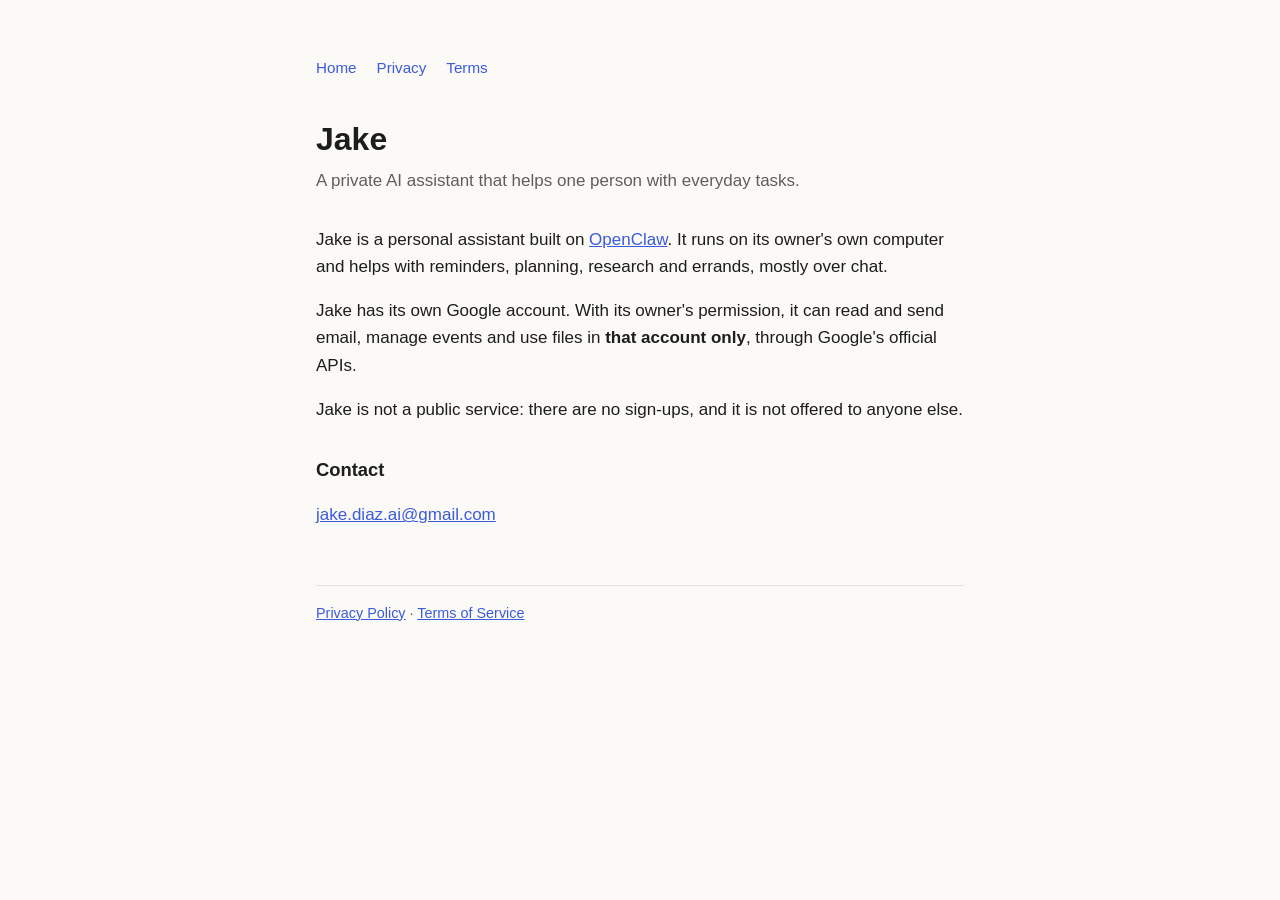
<file: index.html>
<!doctype html>
<html lang="en">
<head>
  <meta charset="utf-8">
  <meta name="viewport" content="width=device-width, initial-scale=1">
  <title>Jake</title>
  <meta name="description" content="Jake is a private AI assistant used by one person.">
  <link rel="stylesheet" href="style.css">
</head>
<body>
  <main>
    <nav><a href="./">Home</a><a href="privacy.html">Privacy</a><a href="terms.html">Terms</a></nav>
    <h1>Jake</h1>
    <p class="lede">A private AI assistant that helps one person with everyday tasks.</p>

    <p>Jake is a personal assistant built on <a href="https://docs.openclaw.ai">OpenClaw</a>. It runs on its owner's own computer and helps with reminders, planning, research and errands, mostly over chat.</p>

    <p>Jake has its own Google account. With its owner's permission, it can read and send email, manage events and use files in <strong>that account only</strong>, through Google's official APIs.</p>

    <p>Jake is not a public service: there are no sign-ups, and it is not offered to anyone else.</p>

    <h2>Contact</h2>
    <p><a href="mailto:jake.diaz.ai@gmail.com">jake.diaz.ai@gmail.com</a></p>

    <footer><a href="privacy.html">Privacy Policy</a> · <a href="terms.html">Terms of Service</a></footer>
  </main>
</body>
</html>
</file>
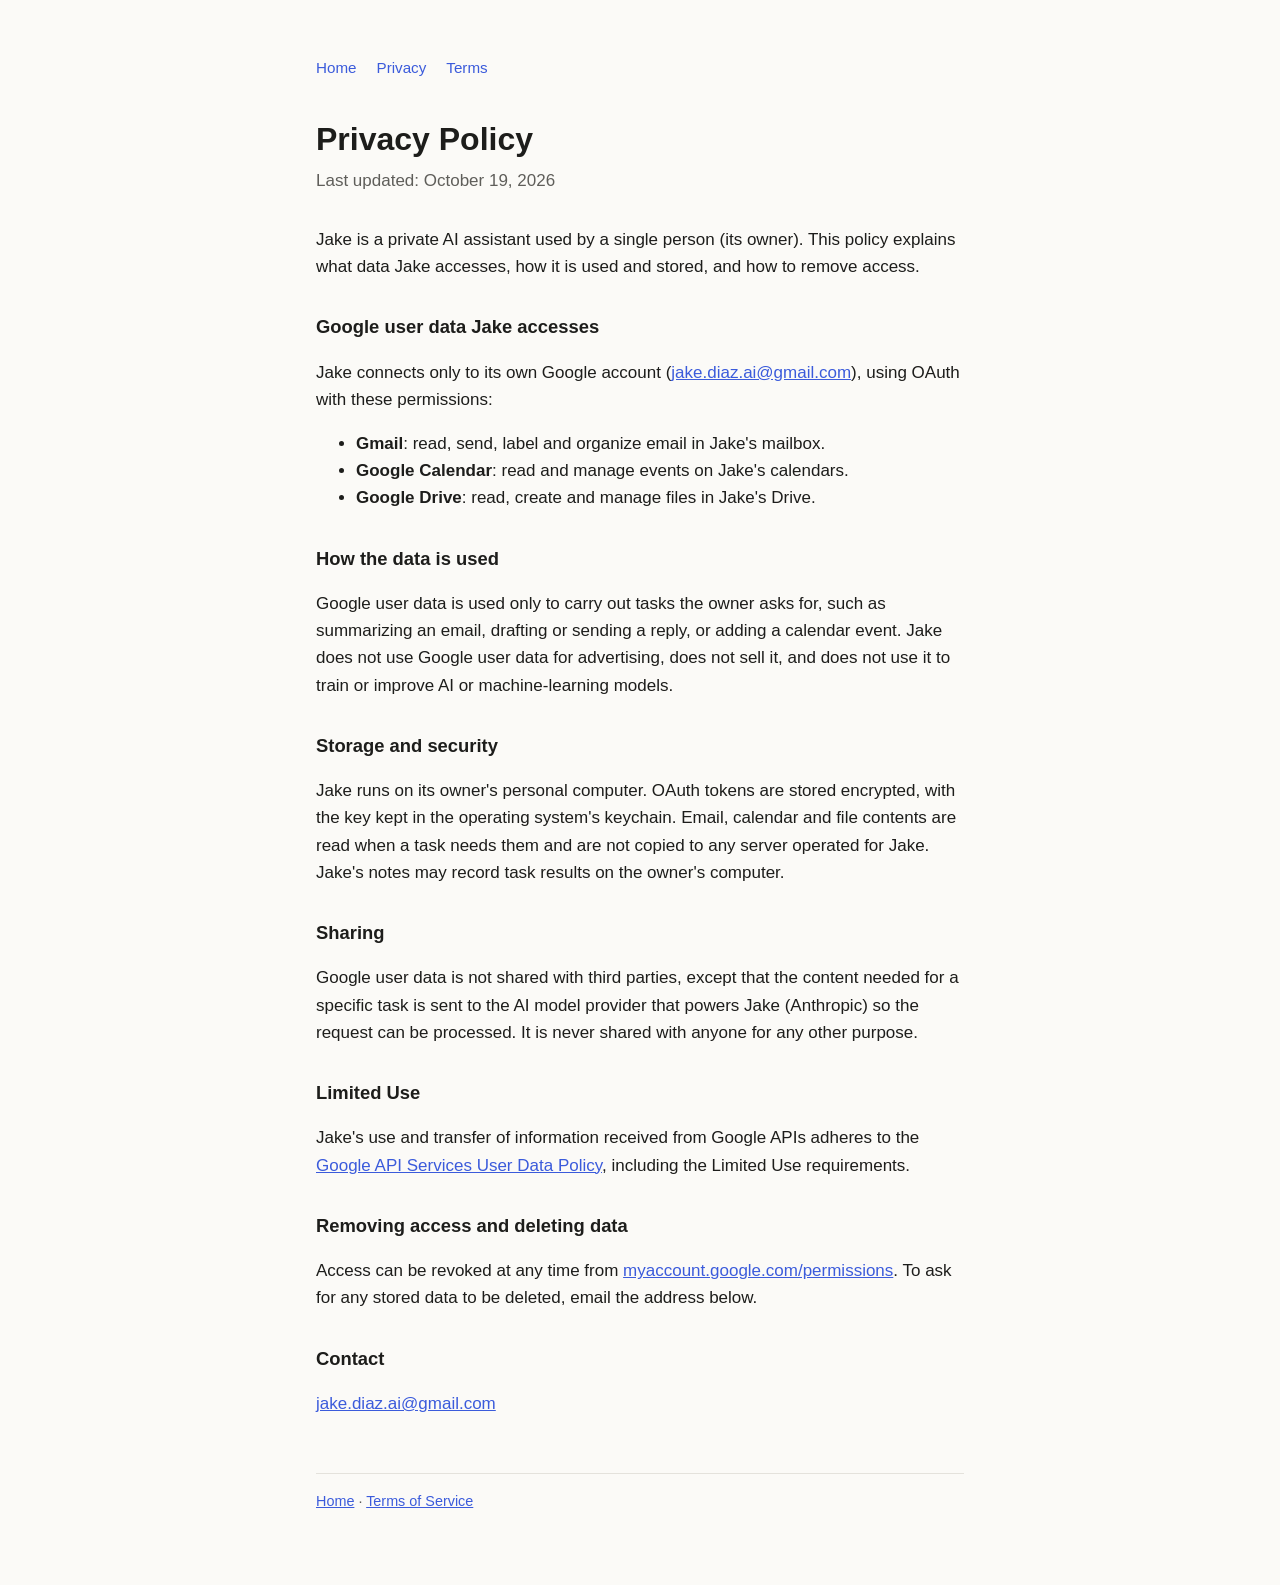
<file: privacy.html>
<!doctype html>
<html lang="en">
<head>
  <meta charset="utf-8">
  <meta name="viewport" content="width=device-width, initial-scale=1">
  <title>Jake Privacy Policy</title>
  <meta name="description" content="How Jake, a private AI assistant, handles data, including Google user data.">
  <link rel="stylesheet" href="style.css">
</head>
<body>
  <main>
    <nav><a href="./">Home</a><a href="privacy.html">Privacy</a><a href="terms.html">Terms</a></nav>
    <h1>Privacy Policy</h1>
    <p class="lede">Last updated: October 19, 2026</p>

    <p>Jake is a private AI assistant used by a single person (its owner). This policy explains what data Jake accesses, how it is used and stored, and how to remove access.</p>

    <h2>Google user data Jake accesses</h2>
    <p>Jake connects only to its own Google account (<a href="mailto:jake.diaz.ai@gmail.com">jake.diaz.ai@gmail.com</a>), using OAuth with these permissions:</p>
    <ul>
      <li><strong>Gmail</strong>: read, send, label and organize email in Jake's mailbox.</li>
      <li><strong>Google Calendar</strong>: read and manage events on Jake's calendars.</li>
      <li><strong>Google Drive</strong>: read, create and manage files in Jake's Drive.</li>
    </ul>

    <h2>How the data is used</h2>
    <p>Google user data is used only to carry out tasks the owner asks for, such as summarizing an email, drafting or sending a reply, or adding a calendar event. Jake does not use Google user data for advertising, does not sell it, and does not use it to train or improve AI or machine-learning models.</p>

    <h2>Storage and security</h2>
    <p>Jake runs on its owner's personal computer. OAuth tokens are stored encrypted, with the key kept in the operating system's keychain. Email, calendar and file contents are read when a task needs them and are not copied to any server operated for Jake. Jake's notes may record task results on the owner's computer.</p>

    <h2>Sharing</h2>
    <p>Google user data is not shared with third parties, except that the content needed for a specific task is sent to the AI model provider that powers Jake (Anthropic) so the request can be processed. It is never shared with anyone for any other purpose.</p>

    <h2>Limited Use</h2>
    <p>Jake's use and transfer of information received from Google APIs adheres to the <a href="https://developers.google.com/terms/api-services-user-data-policy">Google API Services User Data Policy</a>, including the Limited Use requirements.</p>

    <h2>Removing access and deleting data</h2>
    <p>Access can be revoked at any time from <a href="https://myaccount.google.com/permissions">myaccount.google.com/permissions</a>. To ask for any stored data to be deleted, email the address below.</p>

    <h2>Contact</h2>
    <p><a href="mailto:jake.diaz.ai@gmail.com">jake.diaz.ai@gmail.com</a></p>

    <footer><a href="./">Home</a> · <a href="terms.html">Terms of Service</a></footer>
  </main>
</body>
</html>
</file>
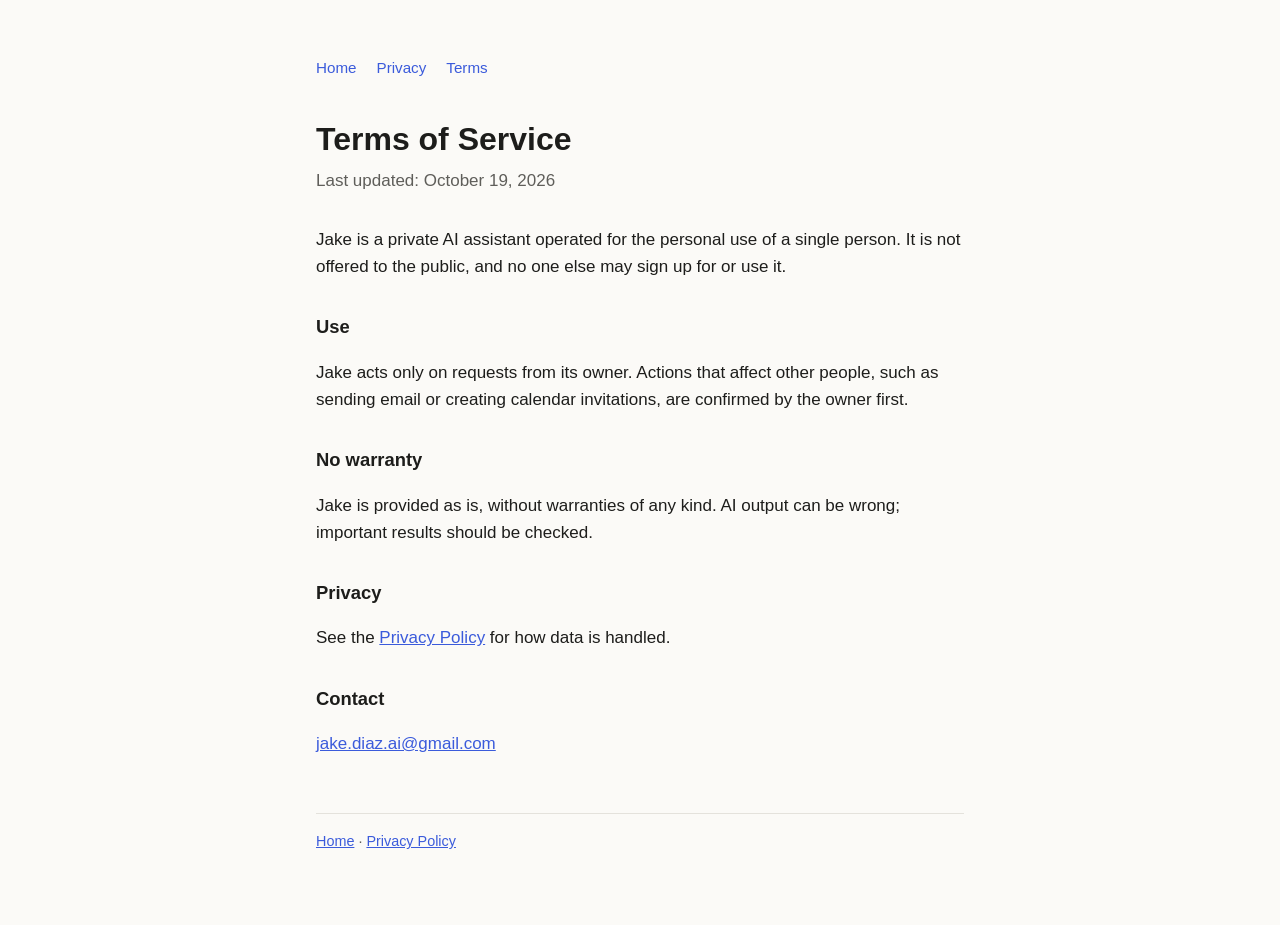
<file: terms.html>
<!doctype html>
<html lang="en">
<head>
  <meta charset="utf-8">
  <meta name="viewport" content="width=device-width, initial-scale=1">
  <title>Jake Terms of Service</title>
  <meta name="description" content="Terms of service for Jake, a private AI assistant.">
  <link rel="stylesheet" href="style.css">
</head>
<body>
  <main>
    <nav><a href="./">Home</a><a href="privacy.html">Privacy</a><a href="terms.html">Terms</a></nav>
    <h1>Terms of Service</h1>
    <p class="lede">Last updated: October 19, 2026</p>

    <p>Jake is a private AI assistant operated for the personal use of a single person. It is not offered to the public, and no one else may sign up for or use it.</p>

    <h2>Use</h2>
    <p>Jake acts only on requests from its owner. Actions that affect other people, such as sending email or creating calendar invitations, are confirmed by the owner first.</p>

    <h2>No warranty</h2>
    <p>Jake is provided as is, without warranties of any kind. AI output can be wrong; important results should be checked.</p>

    <h2>Privacy</h2>
    <p>See the <a href="privacy.html">Privacy Policy</a> for how data is handled.</p>

    <h2>Contact</h2>
    <p><a href="mailto:jake.diaz.ai@gmail.com">jake.diaz.ai@gmail.com</a></p>

    <footer><a href="./">Home</a> · <a href="privacy.html">Privacy Policy</a></footer>
  </main>
</body>
</html>
</file>
<file: style.css>
:root {
  --bg: #fbfaf7;
  --fg: #1d1d1b;
  --muted: #5f5e5a;
  --accent: #3b5bdb;
  --rule: #e4e2dc;
}
@media (prefers-color-scheme: dark) {
  :root {
    --bg: #161615;
    --fg: #ecebe7;
    --muted: #a3a29d;
    --accent: #8ea6ff;
    --rule: #2c2c2a;
  }
}
* { box-sizing: border-box; }
body {
  margin: 0;
  background: var(--bg);
  color: var(--fg);
  font: 17px/1.6 -apple-system, BlinkMacSystemFont, "Segoe UI", Roboto, sans-serif;
}
main { max-width: 680px; margin: 0 auto; padding: 56px 16px 72px; }
h1 { font-size: 2rem; line-height: 1.2; margin: 0 0 8px; }
h2 { font-size: 1.15rem; margin: 32px 0 8px; }
p, li { color: var(--fg); }
.lede { color: var(--muted); margin: 0 0 32px; }
a { color: var(--accent); }
nav { display: flex; gap: 20px; margin-bottom: 40px; font-size: 0.95rem; }
nav a { text-decoration: none; }
footer { margin-top: 56px; padding-top: 16px; border-top: 1px solid var(--rule); color: var(--muted); font-size: 0.9rem; }
</file>
